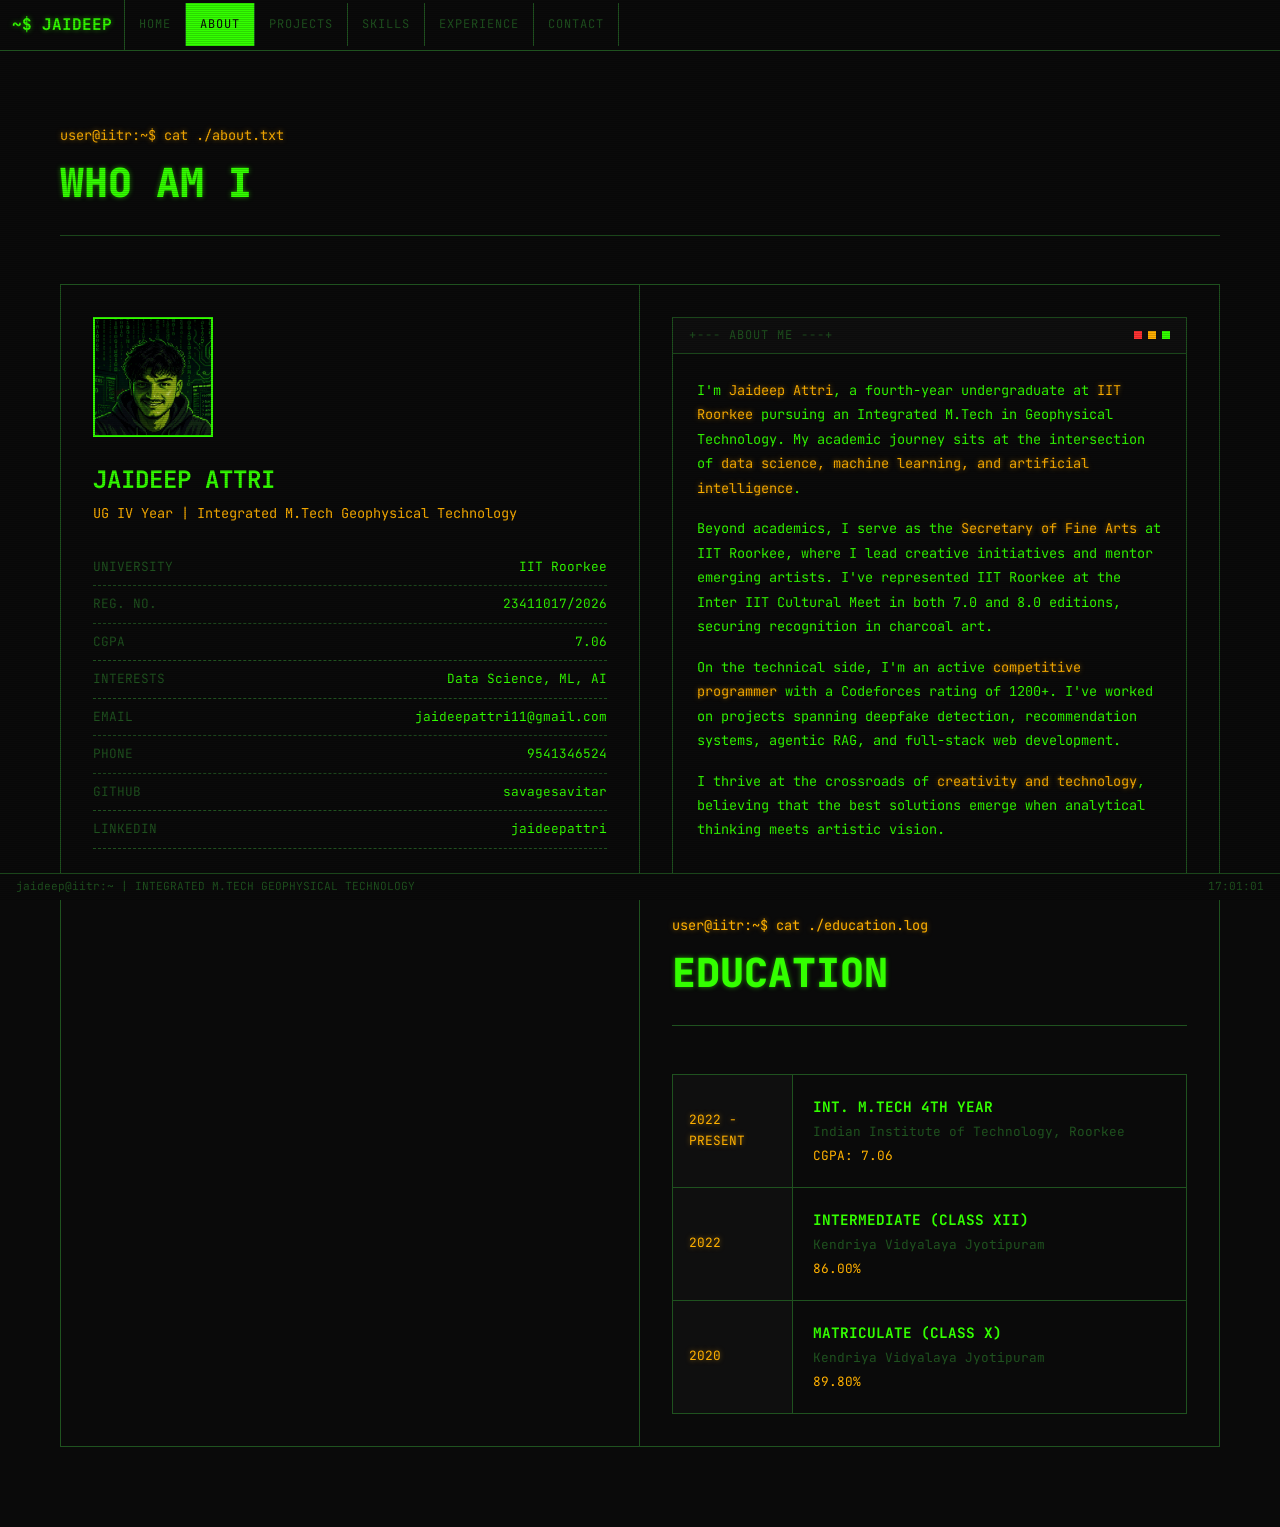
<file: about.html>
<!DOCTYPE html>
<html lang="en">
<head>
  <meta charset="UTF-8">
  <meta name="viewport" content="width=device-width, initial-scale=1.0">
  <title>ABOUT | Jaideep Attri</title>
  <link rel="icon" type="image/png" href="favicon-32x32.png">
  <link rel="stylesheet" href="css/style.css">
</head>
<body>
  <div class="crt-overlay"></div>

  <nav class="nav">
    <div class="nav-inner">
      <a href="index.html" class="nav-logo">~$ JAIDEEP</a>
      <ul class="nav-links">
        <li><a href="index.html">HOME</a></li>
        <li><a href="about.html" class="active">ABOUT</a></li>
        <li><a href="projects.html">PROJECTS</a></li>
        <li><a href="skills.html">SKILLS</a></li>
        <li><a href="experience.html">EXPERIENCE</a></li>
        <li><a href="contact.html">CONTACT</a></li>
      </ul>
    </div>
  </nav>

  <main class="main">
    <section class="section">
      <div class="section-header">
        <div class="section-prompt">user@iitr:~$ cat ./about.txt</div>
        <h2 class="section-title">WHO AM I</h2>
        <div class="section-divider"></div>
      </div>

      <div class="about-grid">
        <div class="about-left">
          <div class="about-avatar">
            <img src="profile_photo.jpeg" alt="Jaideep Attri" style="width:100%;height:100%;object-fit:cover;">
          </div>
          <div class="about-name">JAIDEEP ATTRI</div>
          <div class="about-role">UG IV Year | Integrated M.Tech Geophysical Technology</div>

          <div class="about-info-row">
            <span class="about-info-label">UNIVERSITY</span>
            <span class="about-info-value">IIT Roorkee</span>
          </div>
          <div class="about-info-row">
            <span class="about-info-label">REG. NO.</span>
            <span class="about-info-value">23411017/2026</span>
          </div>
          <div class="about-info-row">
            <span class="about-info-label">CGPA</span>
            <span class="about-info-value">7.06</span>
          </div>
          <div class="about-info-row">
            <span class="about-info-label">INTERESTS</span>
            <span class="about-info-value">Data Science, ML, AI</span>
          </div>
          <div class="about-info-row">
            <span class="about-info-label">EMAIL</span>
            <span class="about-info-value">jaideepattri11@gmail.com</span>
          </div>
          <div class="about-info-row">
            <span class="about-info-label">PHONE</span>
            <span class="about-info-value">9541346524</span>
          </div>
          <div class="about-info-row">
            <span class="about-info-label">GITHUB</span>
            <a href="https://github.com/savagesavitar" target="_blank" class="about-info-value" style="text-decoration:none;">savagesavitar</a>
          </div>
          <div class="about-info-row">
            <span class="about-info-label">LINKEDIN</span>
            <a href="https://www.linkedin.com/in/jaideepattri/" target="_blank" class="about-info-value" style="text-decoration:none;">jaideepattri</a>
          </div>
        </div>

        <div class="about-right">
          <div class="card">
            <div class="card-header">
              <span class="card-header-title">+--- ABOUT ME ---+</span>
              <div class="card-header-dots"><span></span><span></span><span></span></div>
            </div>
            <div class="card-body about-text">
              <p>
                I'm <span class="highlight">Jaideep Attri</span>, a fourth-year undergraduate at
                <span class="highlight">IIT Roorkee</span> pursuing an Integrated M.Tech in
                Geophysical Technology. My academic journey sits at the intersection of
                <span class="highlight">data science, machine learning, and artificial intelligence</span>.
              </p>
              <p>
                Beyond academics, I serve as the <span class="highlight">Secretary of Fine Arts</span> at
                IIT Roorkee, where I lead creative initiatives and mentor emerging artists. I've represented
                IIT Roorkee at the Inter IIT Cultural Meet in both 7.0 and 8.0 editions, securing recognition
                in charcoal art.
              </p>
              <p>
                On the technical side, I'm an active <span class="highlight">competitive programmer</span>
                with a Codeforces rating of 1200+. I've worked on projects spanning deepfake detection,
                recommendation systems, agentic RAG, and full-stack web development.
              </p>
              <p>
                I thrive at the crossroads of <span class="highlight">creativity and technology</span>,
                believing that the best solutions emerge when analytical thinking meets artistic vision.
              </p>
            </div>
          </div>

          <!-- Education Section -->
          <div style="margin-top: 32px;">
            <div class="section-header">
              <div class="section-prompt">user@iitr:~$ cat ./education.log</div>
              <h2 class="section-title">EDUCATION</h2>
              <div class="section-divider"></div>
            </div>

            <div class="edu-timeline">
              <div class="edu-item">
                <div class="edu-year">2022 - PRESENT</div>
                <div class="edu-details">
                  <div class="edu-degree">Int. M.Tech 4th Year</div>
                  <div class="edu-institution">Indian Institute of Technology, Roorkee</div>
                  <div class="edu-grade">CGPA: 7.06</div>
                </div>
              </div>
              <div class="edu-item">
                <div class="edu-year">2022</div>
                <div class="edu-details">
                  <div class="edu-degree">Intermediate (Class XII)</div>
                  <div class="edu-institution">Kendriya Vidyalaya Jyotipuram</div>
                  <div class="edu-grade">86.00%</div>
                </div>
              </div>
              <div class="edu-item">
                <div class="edu-year">2020</div>
                <div class="edu-details">
                  <div class="edu-degree">Matriculate (Class X)</div>
                  <div class="edu-institution">Kendriya Vidyalaya Jyotipuram</div>
                  <div class="edu-grade">89.80%</div>
                </div>
              </div>
            </div>
          </div>
        </div>
      </div>
    </section>
  </main>

  <div class="status-line">
    <span>jaideep@iitr:~ | INTEGRATED M.TECH GEOPHYSICAL TECHNOLOGY</span>
    <span id="status-time"></span>
  </div>

  <script src="js/main.js"></script>
</body>
</html>
</file>
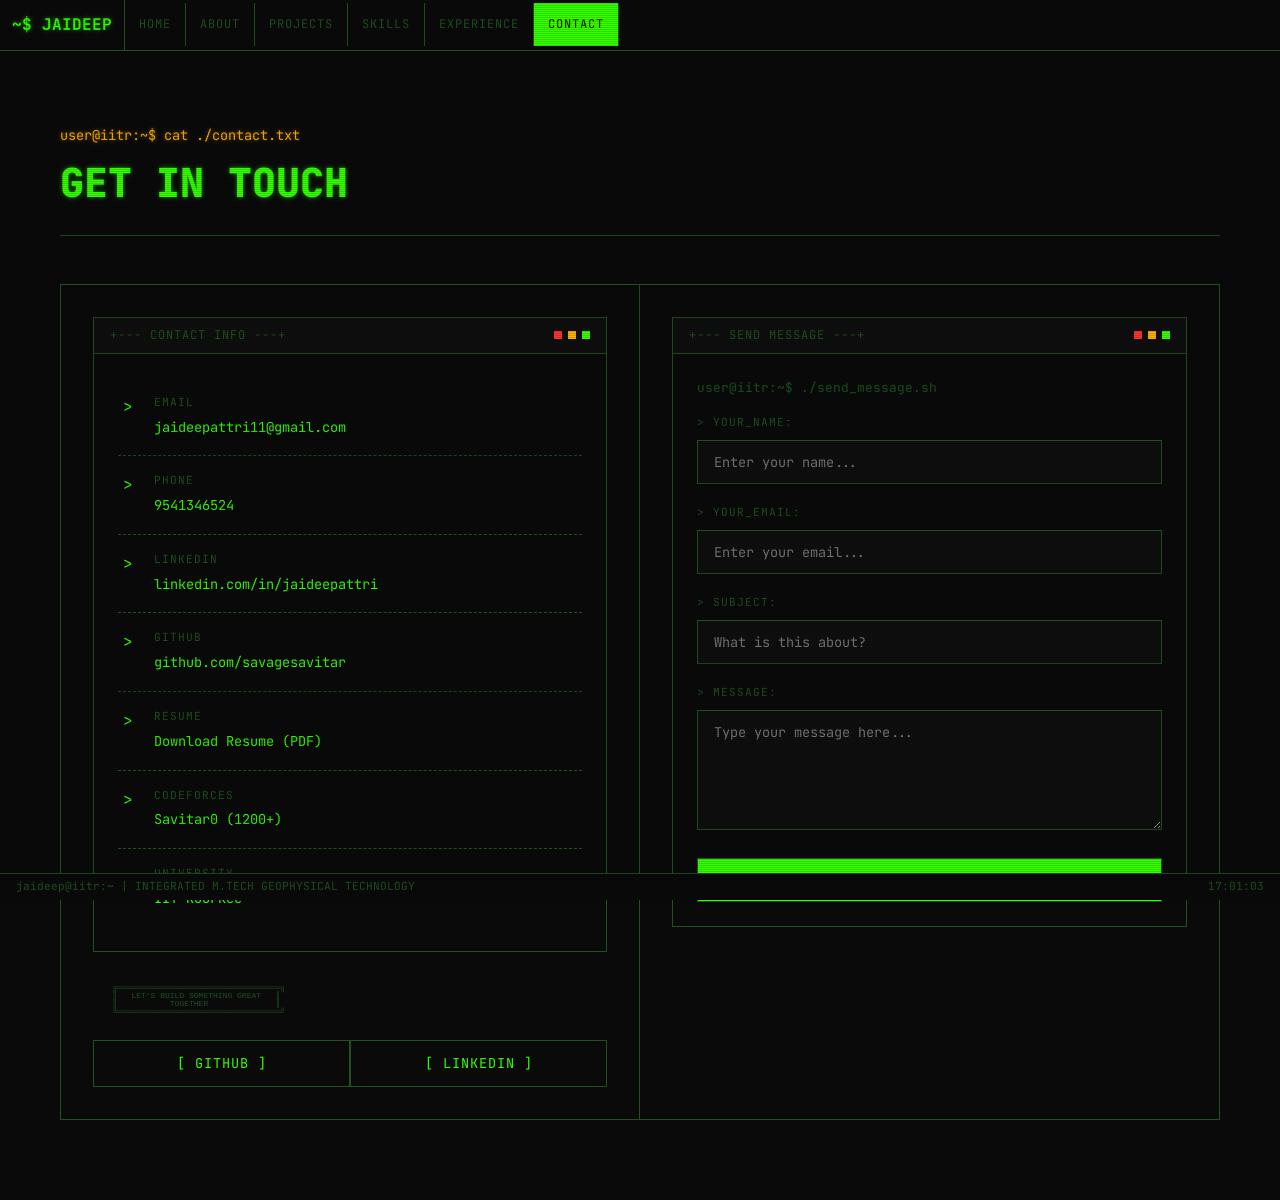
<file: contact.html>
<!DOCTYPE html>
<html lang="en">
<head>
  <meta charset="UTF-8">
  <meta name="viewport" content="width=device-width, initial-scale=1.0">
  <title>CONTACT | Jaideep Attri</title>
  <link rel="icon" type="image/png" href="favicon-32x32.png">
  <link rel="stylesheet" href="css/style.css">
</head>
<body>
  <div class="crt-overlay"></div>
  <nav class="nav">
    <div class="nav-inner">
      <a href="index.html" class="nav-logo">~$ JAIDEEP</a>
      <ul class="nav-links">
        <li><a href="index.html">HOME</a></li>
        <li><a href="about.html">ABOUT</a></li>
        <li><a href="projects.html">PROJECTS</a></li>
        <li><a href="skills.html">SKILLS</a></li>
        <li><a href="experience.html">EXPERIENCE</a></li>
        <li><a href="contact.html" class="active">CONTACT</a></li>
      </ul>
    </div>
  </nav>
  <main class="main">
    <section class="section">
      <div class="section-header">
        <div class="section-prompt">user@iitr:~$ cat ./contact.txt</div>
        <h2 class="section-title">GET IN TOUCH</h2>
        <div class="section-divider"></div>
      </div>
      <div class="contact-grid">
        <div class="contact-info">
          <div class="card">
            <div class="card-header">
              <span class="card-header-title">+--- CONTACT INFO ---+</span>
              <div class="card-header-dots"><span></span><span></span><span></span></div>
            </div>
            <div class="card-body">
              <div class="contact-item">
                <span class="contact-item-icon">&gt;</span>
                <div>
                  <div class="contact-item-label">EMAIL</div>
                  <a href="mailto:jaideepattri11@gmail.com" class="contact-item-value">jaideepattri11@gmail.com</a>
                </div>
              </div>
              <div class="contact-item">
                <span class="contact-item-icon">&gt;</span>
                <div>
                  <div class="contact-item-label">PHONE</div>
                  <a href="tel:9541346524" class="contact-item-value">9541346524</a>
                </div>
              </div>
              <div class="contact-item">
                <span class="contact-item-icon">&gt;</span>
                <div>
                  <div class="contact-item-label">LINKEDIN</div>
                  <a href="https://www.linkedin.com/in/jaideepattri/" target="_blank" class="contact-item-value">linkedin.com/in/jaideepattri</a>
                </div>
              </div>
              <div class="contact-item">
                <span class="contact-item-icon">&gt;</span>
                <div>
                  <div class="contact-item-label">GITHUB</div>
                  <a href="https://github.com/savagesavitar" target="_blank" class="contact-item-value">github.com/savagesavitar</a>
                </div>
              </div>
              <div class="contact-item">
                <span class="contact-item-icon">&gt;</span>
                <div>
                  <div class="contact-item-label">RESUME</div>
                  <a href="resume.pdf" target="_blank" class="contact-item-value">Download Resume (PDF)</a>
                </div>
              </div>
              <div class="contact-item">
                <span class="contact-item-icon">&gt;</span>
                <div>
                  <div class="contact-item-label">CODEFORCES</div>
                  <a href="https://codeforces.com/profile/Savitar0" target="_blank" class="contact-item-value">Savitar0 (1200+)</a>
                </div>
              </div>
              <div class="contact-item">
                <span class="contact-item-icon">&gt;</span>
                <div>
                  <div class="contact-item-label">UNIVERSITY</div>
                  <span class="contact-item-value">IIT Roorkee</span>
                </div>
              </div>
            </div>
          </div>

          <div style="margin-top: 32px;">
            <pre class="ascii-art">
    ╔══════════════════════════════════╗
    ║   LET'S BUILD SOMETHING GREAT   ║
    ║           TOGETHER              ║
    ╚══════════════════════════════════╝
            </pre>
            <div style="margin-top: 16px; display: flex; gap: 0;">
              <a href="https://github.com/savagesavitar" target="_blank" class="btn" style="flex:1; justify-content:center;">[ GITHUB ]</a>
              <a href="https://www.linkedin.com/in/jaideepattri/" target="_blank" class="btn" style="flex:1; justify-content:center;">[ LINKEDIN ]</a>
            </div>
          </div>
        </div>

        <div class="contact-form-wrap">
          <div class="card">
            <div class="card-header">
              <span class="card-header-title">+--- SEND MESSAGE ---+</span>
              <div class="card-header-dots"><span></span><span></span><span></span></div>
            </div>
            <div class="card-body">
              <div class="form-prompt">user@iitr:~$ ./send_message.sh</div>
              <form id="contactForm" style="margin-top: 16px;">
                <div class="form-group">
                  <label class="form-label">&gt; YOUR_NAME:</label>
                  <input type="text" class="form-input" placeholder="Enter your name..." required>
                </div>
                <div class="form-group">
                  <label class="form-label">&gt; YOUR_EMAIL:</label>
                  <input type="email" class="form-input" placeholder="Enter your email..." required>
                </div>
                <div class="form-group">
                  <label class="form-label">&gt; SUBJECT:</label>
                  <input type="text" class="form-input" placeholder="What is this about?">
                </div>
                <div class="form-group">
                  <label class="form-label">&gt; MESSAGE:</label>
                  <textarea class="form-textarea" placeholder="Type your message here..." required></textarea>
                </div>
                <button type="submit" class="btn btn-primary" style="width: 100%; justify-content: center;">[ SEND MESSAGE ]</button>
              </form>
              <div id="formSuccess" style="display:none; margin-top: 16px; padding: 16px; border: 1px solid var(--primary); color: var(--primary); font-size: 0.85rem;">
                [OK] Message received. I'll get back to you soon!
              </div>
            </div>
          </div>
        </div>
      </div>
    </section>
  </main>
  <div class="status-line">
    <span>jaideep@iitr:~ | INTEGRATED M.TECH GEOPHYSICAL TECHNOLOGY</span>
    <span id="status-time"></span>
  </div>
  <script src="js/main.js"></script>
  <script>
    document.getElementById('contactForm').addEventListener('submit', function(e) {
      e.preventDefault();
      this.style.display = 'none';
      document.getElementById('formSuccess').style.display = 'block';
    });
  </script>
</body>
</html>
</file>
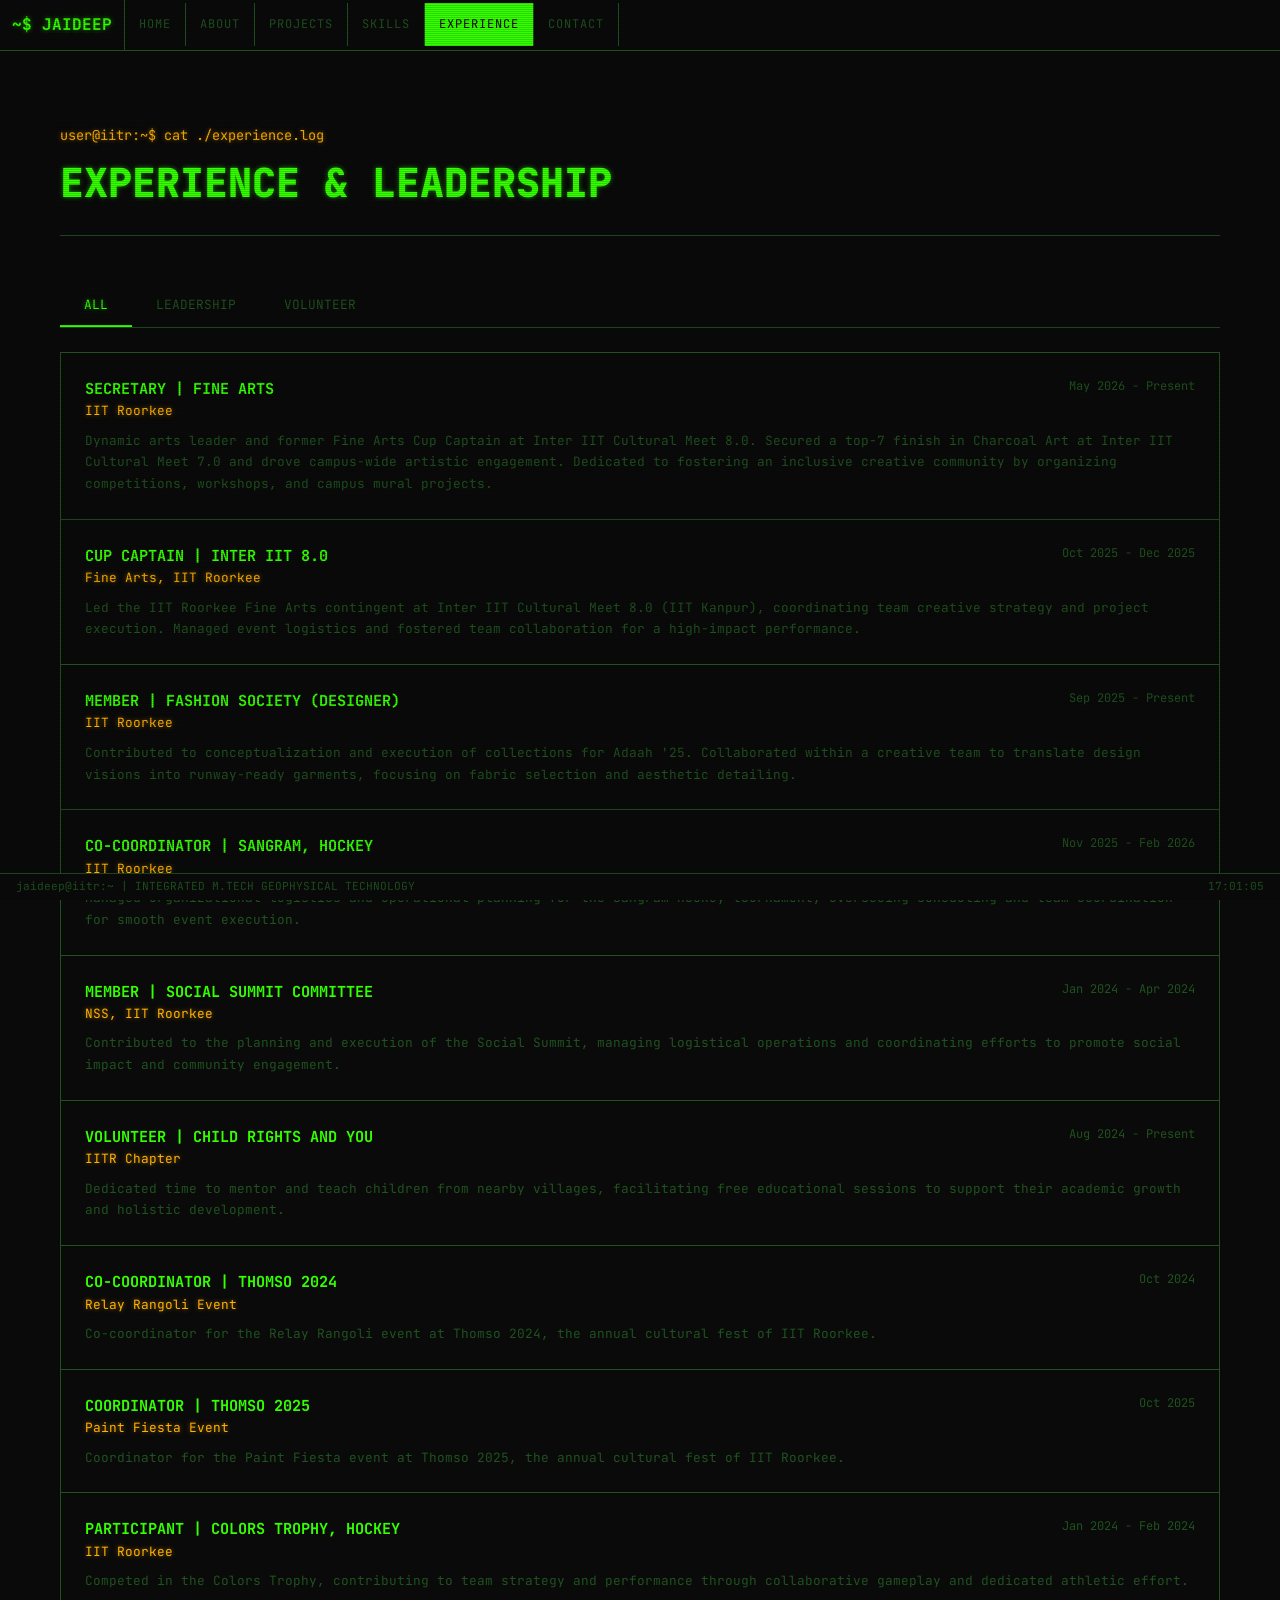
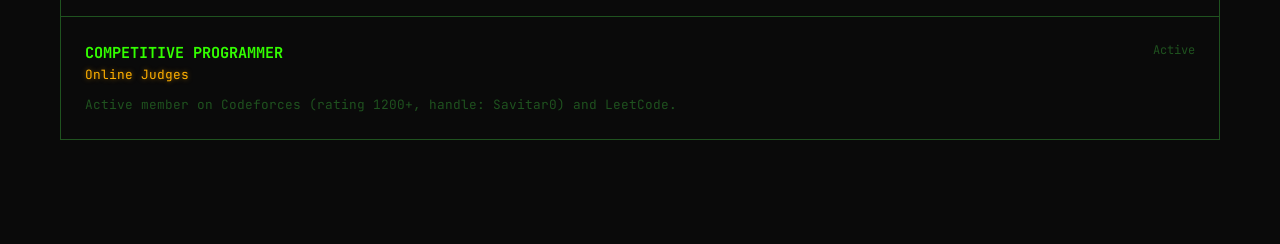
<file: experience.html>
<!DOCTYPE html>
<html lang="en">
<head>
  <meta charset="UTF-8">
  <meta name="viewport" content="width=device-width, initial-scale=1.0">
  <title>EXPERIENCE | Jaideep Attri</title>
  <link rel="icon" type="image/png" href="favicon-32x32.png">
  <link rel="stylesheet" href="css/style.css">
</head>
<body>
  <div class="crt-overlay"></div>
  <nav class="nav">
    <div class="nav-inner">
      <a href="index.html" class="nav-logo">~$ JAIDEEP</a>
      <ul class="nav-links">
        <li><a href="index.html">HOME</a></li>
        <li><a href="about.html">ABOUT</a></li>
        <li><a href="projects.html">PROJECTS</a></li>
        <li><a href="skills.html">SKILLS</a></li>
        <li><a href="experience.html" class="active">EXPERIENCE</a></li>
        <li><a href="contact.html">CONTACT</a></li>
      </ul>
    </div>
  </nav>
  <main class="main">
    <section class="section">
      <div class="section-header">
        <div class="section-prompt">user@iitr:~$ cat ./experience.log</div>
        <h2 class="section-title">EXPERIENCE & LEADERSHIP</h2>
        <div class="section-divider"></div>
      </div>
      <div class="tabs">
        <button class="tab active" data-tab="all-exp">ALL</button>
        <button class="tab" data-tab="leadership">LEADERSHIP</button>
        <button class="tab" data-tab="volunteer">VOLUNTEER</button>
      </div>
      <div id="all-exp" class="tab-content active">
        <div class="exp-list">
          <div class="exp-item">
            <div class="exp-header">
              <div><div class="exp-role">SECRETARY | FINE ARTS</div><div class="exp-org">IIT Roorkee</div></div>
              <div class="exp-date">May 2026 - Present</div>
            </div>
            <div class="exp-desc">Dynamic arts leader and former Fine Arts Cup Captain at Inter IIT Cultural Meet 8.0. Secured a top-7 finish in Charcoal Art at Inter IIT Cultural Meet 7.0 and drove campus-wide artistic engagement. Dedicated to fostering an inclusive creative community by organizing competitions, workshops, and campus mural projects.</div>
          </div>
          <div class="exp-item">
            <div class="exp-header">
              <div><div class="exp-role">CUP CAPTAIN | INTER IIT 8.0</div><div class="exp-org">Fine Arts, IIT Roorkee</div></div>
              <div class="exp-date">Oct 2025 - Dec 2025</div>
            </div>
            <div class="exp-desc">Led the IIT Roorkee Fine Arts contingent at Inter IIT Cultural Meet 8.0 (IIT Kanpur), coordinating team creative strategy and project execution. Managed event logistics and fostered team collaboration for a high-impact performance.</div>
          </div>
          <div class="exp-item">
            <div class="exp-header">
              <div><div class="exp-role">MEMBER | FASHION SOCIETY (DESIGNER)</div><div class="exp-org">IIT Roorkee</div></div>
              <div class="exp-date">Sep 2025 - Present</div>
            </div>
            <div class="exp-desc">Contributed to conceptualization and execution of collections for Adaah '25. Collaborated within a creative team to translate design visions into runway-ready garments, focusing on fabric selection and aesthetic detailing.</div>
          </div>
          <div class="exp-item">
            <div class="exp-header">
              <div><div class="exp-role">CO-COORDINATOR | SANGRAM, HOCKEY</div><div class="exp-org">IIT Roorkee</div></div>
              <div class="exp-date">Nov 2025 - Feb 2026</div>
            </div>
            <div class="exp-desc">Managed organizational logistics and operational planning for the Sangram hockey tournament, overseeing scheduling and team coordination for smooth event execution.</div>
          </div>
          <div class="exp-item">
            <div class="exp-header">
              <div><div class="exp-role">MEMBER | SOCIAL SUMMIT COMMITTEE</div><div class="exp-org">NSS, IIT Roorkee</div></div>
              <div class="exp-date">Jan 2024 - Apr 2024</div>
            </div>
            <div class="exp-desc">Contributed to the planning and execution of the Social Summit, managing logistical operations and coordinating efforts to promote social impact and community engagement.</div>
          </div>
          <div class="exp-item">
            <div class="exp-header">
              <div><div class="exp-role">VOLUNTEER | CHILD RIGHTS AND YOU</div><div class="exp-org">IITR Chapter</div></div>
              <div class="exp-date">Aug 2024 - Present</div>
            </div>
            <div class="exp-desc">Dedicated time to mentor and teach children from nearby villages, facilitating free educational sessions to support their academic growth and holistic development.</div>
          </div>
          <div class="exp-item">
            <div class="exp-header">
              <div><div class="exp-role">CO-COORDINATOR | THOMSO 2024</div><div class="exp-org">Relay Rangoli Event</div></div>
              <div class="exp-date">Oct 2024</div>
            </div>
            <div class="exp-desc">Co-coordinator for the Relay Rangoli event at Thomso 2024, the annual cultural fest of IIT Roorkee.</div>
          </div>
          <div class="exp-item">
            <div class="exp-header">
              <div><div class="exp-role">COORDINATOR | THOMSO 2025</div><div class="exp-org">Paint Fiesta Event</div></div>
              <div class="exp-date">Oct 2025</div>
            </div>
            <div class="exp-desc">Coordinator for the Paint Fiesta event at Thomso 2025, the annual cultural fest of IIT Roorkee.</div>
          </div>
          <div class="exp-item">
            <div class="exp-header">
              <div><div class="exp-role">PARTICIPANT | COLORS TROPHY, HOCKEY</div><div class="exp-org">IIT Roorkee</div></div>
              <div class="exp-date">Jan 2024 - Feb 2024</div>
            </div>
            <div class="exp-desc">Competed in the Colors Trophy, contributing to team strategy and performance through collaborative gameplay and dedicated athletic effort.</div>
          </div>
          <div class="exp-item">
            <div class="exp-header">
              <div><div class="exp-role">COMPETITIVE PROGRAMMER</div><div class="exp-org">Online Judges</div></div>
              <div class="exp-date">Active</div>
            </div>
            <div class="exp-desc">Active member on Codeforces (rating 1200+, handle: Savitar0) and LeetCode.</div>
          </div>
        </div>
      </div>
      <div id="leadership" class="tab-content">
        <div class="exp-list">
          <div class="exp-item">
            <div class="exp-header">
              <div><div class="exp-role">SECRETARY | FINE ARTS</div><div class="exp-org">IIT Roorkee</div></div>
              <div class="exp-date">May 2026 - Present</div>
            </div>
            <div class="exp-desc">Arts leader. Top-7 Charcoal Art at Inter IIT 7.0. Organized competitions, workshops, and campus mural projects.</div>
          </div>
          <div class="exp-item">
            <div class="exp-header">
              <div><div class="exp-role">CUP CAPTAIN | INTER IIT 8.0</div><div class="exp-org">Fine Arts, IIT Roorkee</div></div>
              <div class="exp-date">Oct 2025 - Dec 2025</div>
            </div>
            <div class="exp-desc">Led Fine Arts contingent at Inter IIT Cultural Meet 8.0 (IIT Kanpur). Coordinated creative strategy.</div>
          </div>
          <div class="exp-item">
            <div class="exp-header">
              <div><div class="exp-role">CO-COORDINATOR | SANGRAM, HOCKEY</div><div class="exp-org">IIT Roorkee</div></div>
              <div class="exp-date">Nov 2025 - Feb 2026</div>
            </div>
            <div class="exp-desc">Managed logistics for the Sangram hockey tournament.</div>
          </div>
        </div>
      </div>
      <div id="volunteer" class="tab-content">
        <div class="exp-list">
          <div class="exp-item">
            <div class="exp-header">
              <div><div class="exp-role">VOLUNTEER | CHILD RIGHTS AND YOU</div><div class="exp-org">IITR Chapter</div></div>
              <div class="exp-date">Aug 2024 - Present</div>
            </div>
            <div class="exp-desc">Mentored and taught children from nearby villages through free educational sessions.</div>
          </div>
          <div class="exp-item">
            <div class="exp-header">
              <div><div class="exp-role">CO-COORDINATOR | THOMSO 2024</div><div class="exp-org">Relay Rangoli Event</div></div>
              <div class="exp-date">Oct 2024</div>
            </div>
            <div class="exp-desc">Co-coordinator for Relay Rangoli at Thomso 2024.</div>
          </div>
          <div class="exp-item">
            <div class="exp-header">
              <div><div class="exp-role">COORDINATOR | THOMSO 2025</div><div class="exp-org">Paint Fiesta Event</div></div>
              <div class="exp-date">Oct 2025</div>
            </div>
            <div class="exp-desc">Coordinator for Paint Fiesta at Thomso 2025.</div>
          </div>
          <div class="exp-item">
            <div class="exp-header">
              <div><div class="exp-role">MEMBER | SOCIAL SUMMIT COMMITTEE</div><div class="exp-org">NSS, IIT Roorkee</div></div>
              <div class="exp-date">Jan 2024 - Apr 2024</div>
            </div>
            <div class="exp-desc">Managed logistical operations for the Social Summit.</div>
          </div>
        </div>
      </div>
    </section>
  </main>
  <div class="status-line">
    <span>jaideep@iitr:~ | INTEGRATED M.TECH GEOPHYSICAL TECHNOLOGY</span>
    <span id="status-time"></span>
  </div>
  <script src="js/main.js"></script>
</body>
</html>
</file>
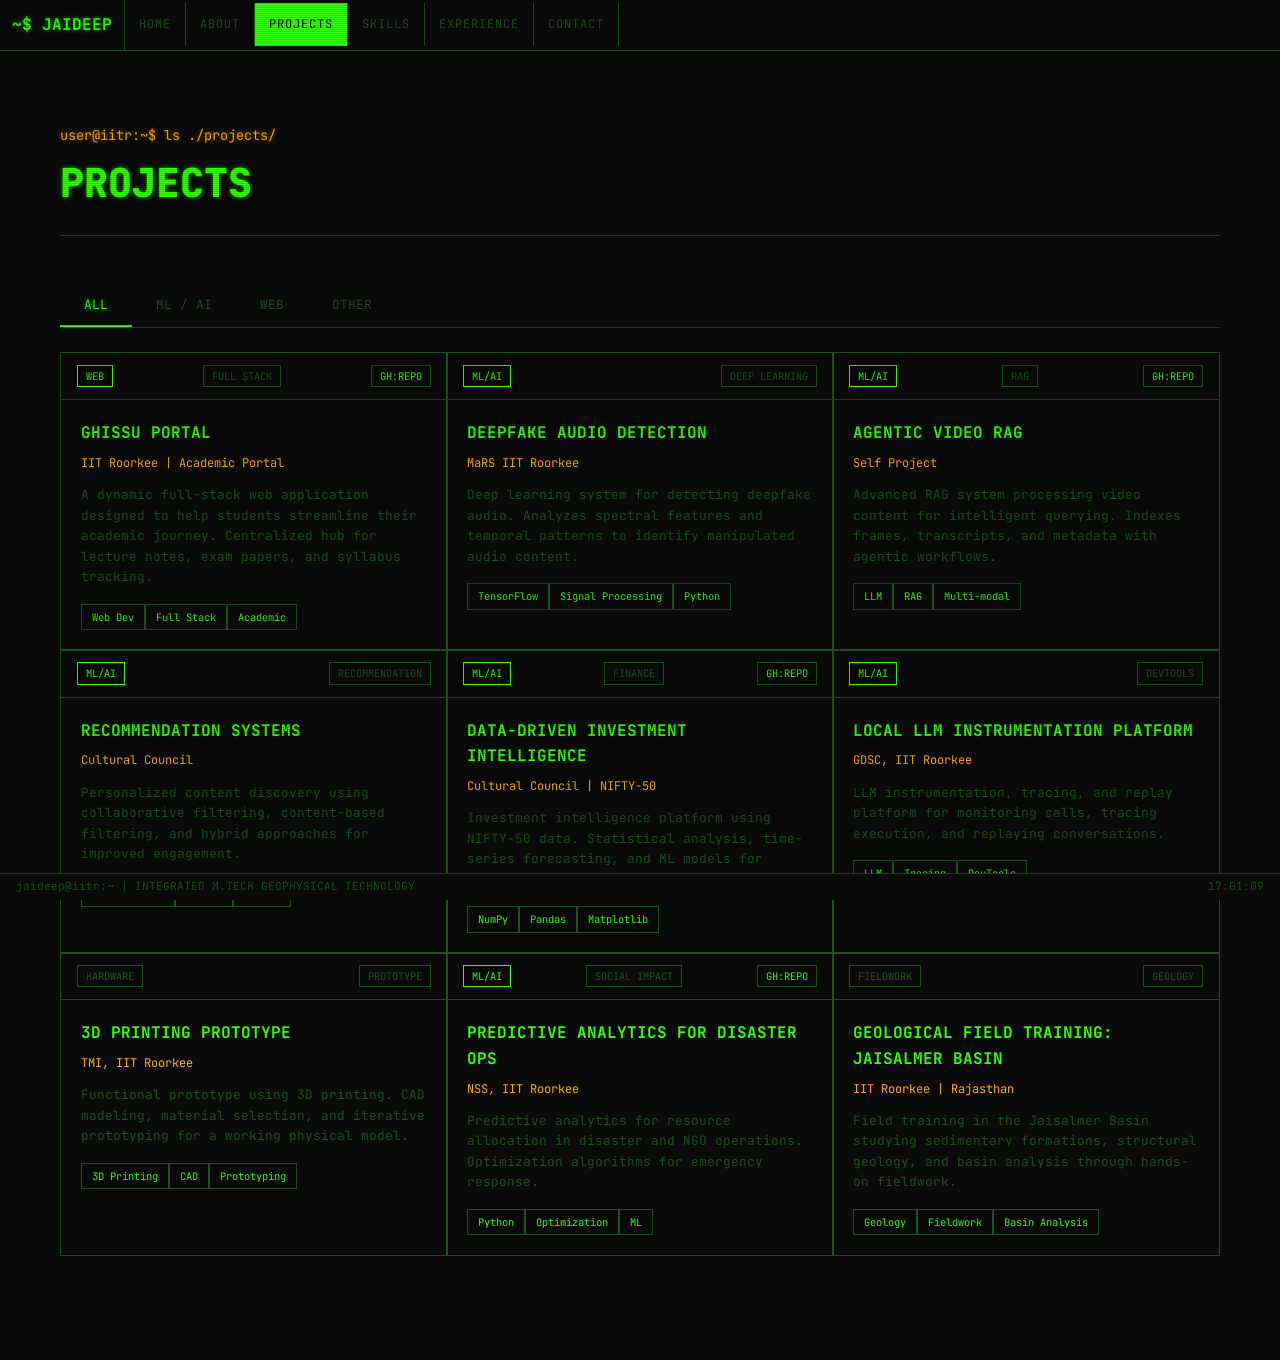
<file: projects.html>
<!DOCTYPE html>
<html lang="en">
<head>
  <meta charset="UTF-8">
  <meta name="viewport" content="width=device-width, initial-scale=1.0">
  <title>PROJECTS | Jaideep Attri</title>
  <link rel="icon" type="image/png" href="favicon-32x32.png">
  <link rel="stylesheet" href="css/style.css">
</head>
<body>
  <div class="crt-overlay"></div>

  <nav class="nav">
    <div class="nav-inner">
      <a href="index.html" class="nav-logo">~$ JAIDEEP</a>
      <ul class="nav-links">
        <li><a href="index.html">HOME</a></li>
        <li><a href="about.html">ABOUT</a></li>
        <li><a href="projects.html" class="active">PROJECTS</a></li>
        <li><a href="skills.html">SKILLS</a></li>
        <li><a href="experience.html">EXPERIENCE</a></li>
        <li><a href="contact.html">CONTACT</a></li>
      </ul>
    </div>
  </nav>

  <main class="main">
    <section class="section">
      <div class="section-header">
        <div class="section-prompt">user@iitr:~$ ls ./projects/</div>
        <h2 class="section-title">PROJECTS</h2>
        <div class="section-divider"></div>
      </div>

      <div class="tabs">
        <button class="tab active" data-tab="all">ALL</button>
        <button class="tab" data-tab="ml">ML / AI</button>
        <button class="tab" data-tab="web">WEB</button>
        <button class="tab" data-tab="other">OTHER</button>
      </div>

      <div id="all" class="tab-content active">
        <div class="projects-grid">
          <!-- Project 1 -->
          <div class="project-card" data-full-description="Ghissu Portal is a dynamic, full-stack web application designed to help students streamline their academic journey. The platform serves as a centralized hub for accessing organized lecture notes, previous exam papers, and syllabus tracking tools across various departments and semesters. Built with a focus on accessibility and efficiency, it provides students with a single portal to manage their academic resources." data-date="June 2026 - July 2026" data-github="https://github.com/savagesavitar/Ghissu">
            <div class="project-card-header">
              <span class="project-tag active">WEB</span>
              <span class="project-tag">FULL STACK</span>
              <a href="https://github.com/savagesavitar/Ghissu" target="_blank" class="project-tag" style="text-decoration:none; color:var(--primary);">GH:REPO</a>
            </div>
            <div class="project-card-body">
              <div class="project-title">GHISSU PORTAL</div>
              <div class="project-org">IIT Roorkee | Academic Portal</div>
              <div class="project-desc">A dynamic full-stack web application designed to help students streamline their academic journey. Centralized hub for lecture notes, exam papers, and syllabus tracking.</div>
              <div class="project-tech">
                <span>Web Dev</span>
                <span>Full Stack</span>
                <span>Academic</span>
              </div>
            </div>
          </div>

          <!-- Project 2 -->
          <div class="project-card" data-full-description="A comprehensive deep learning project focused on detecting deepfake audio in digital media. Utilized advanced signal processing techniques and neural network architectures to identify manipulated audio content with high accuracy. The system analyzes spectral features and temporal patterns to distinguish between authentic and synthetic speech." data-date="June 2026">
            <div class="project-card-header">
              <span class="project-tag active">ML/AI</span>
              <span class="project-tag">DEEP LEARNING</span>
            </div>
            <div class="project-card-body">
              <div class="project-title">DEEPFAKE AUDIO DETECTION</div>
              <div class="project-org">MaRS IIT Roorkee</div>
              <div class="project-desc">Deep learning system for detecting deepfake audio. Analyzes spectral features and temporal patterns to identify manipulated audio content.</div>
              <div class="project-tech">
                <span>TensorFlow</span>
                <span>Signal Processing</span>
                <span>Python</span>
              </div>
            </div>
          </div>

          <!-- Project 3 -->
          <div class="project-card" data-full-description="An advanced Retrieval-Augmented Generation system that processes video content for intelligent querying. The system indexes video frames, audio transcripts, and metadata to enable natural language queries over video content. Uses agentic workflows to orchestrate retrieval, reasoning, and response generation across multi-modal data sources." data-date="May 2026 - June 2026" data-github="https://github.com/savagesavitar/Agentic-Video-RAG">
            <div class="project-card-header">
              <span class="project-tag active">ML/AI</span>
              <span class="project-tag">RAG</span>
              <a href="https://github.com/savagesavitar/Agentic-Video-RAG" target="_blank" class="project-tag" style="text-decoration:none; color:var(--primary);">GH:REPO</a>
            </div>
            <div class="project-card-body">
              <div class="project-title">AGENTIC VIDEO RAG</div>
              <div class="project-org">Self Project</div>
              <div class="project-desc">Advanced RAG system processing video content for intelligent querying. Indexes frames, transcripts, and metadata with agentic workflows.</div>
              <div class="project-tech">
                <span>LLM</span>
                <span>RAG</span>
                <span>Multi-modal</span>
              </div>
            </div>
          </div>

          <!-- Project 4 -->
          <div class="project-card" data-full-description="Designed and developed recommendation systems for personalized content discovery using collaborative filtering, content-based filtering, and hybrid approaches. Analyzed user behavior patterns and item characteristics to generate relevant recommendations, improving user engagement metrics." data-date="April 2026 - May 2026">
            <div class="project-card-header">
              <span class="project-tag active">ML/AI</span>
              <span class="project-tag">RECOMMENDATION</span>
            </div>
            <div class="project-card-body">
              <div class="project-title">RECOMMENDATION SYSTEMS</div>
              <div class="project-org">Cultural Council</div>
              <div class="project-desc">Personalized content discovery using collaborative filtering, content-based filtering, and hybrid approaches for improved engagement.</div>
              <div class="project-tech">
                <span>Scikit-learn</span>
                <span>Pandas</span>
                <span>Python</span>
              </div>
            </div>
          </div>

          <!-- Project 5 -->
          <div class="project-card" data-full-description="Built a data-driven investment intelligence platform using NIFTY-50 market data. Applied statistical analysis, time-series forecasting, and machine learning models to identify market trends and generate investment insights. Includes portfolio optimization and risk assessment modules." data-date="May 2026 - Present" data-github="https://github.com/savagesavitar/Nifty50_AI_Dashboard">
            <div class="project-card-header">
              <span class="project-tag active">ML/AI</span>
              <span class="project-tag">FINANCE</span>
              <a href="https://github.com/savagesavitar/Nifty50_AI_Dashboard" target="_blank" class="project-tag" style="text-decoration:none; color:var(--primary);">GH:REPO</a>
            </div>
            <div class="project-card-body">
              <div class="project-title">DATA-DRIVEN INVESTMENT INTELLIGENCE</div>
              <div class="project-org">Cultural Council | NIFTY-50</div>
              <div class="project-desc">Investment intelligence platform using NIFTY-50 data. Statistical analysis, time-series forecasting, and ML models for market trends.</div>
              <div class="project-tech">
                <span>NumPy</span>
                <span>Pandas</span>
                <span>Matplotlib</span>
              </div>
            </div>
          </div>

          <!-- Project 6 -->
          <div class="project-card" data-full-description="Developed a platform for local LLM instrumentation, tracing, and replay. Enables developers to monitor LLM calls, trace execution paths, and replay conversations for debugging and optimization. Built for the Google Developer Student Club at IIT Roorkee." data-date="August 2023 - November 2023">
            <div class="project-card-header">
              <span class="project-tag active">ML/AI</span>
              <span class="project-tag">DEVTOOLS</span>
            </div>
            <div class="project-card-body">
              <div class="project-title">LOCAL LLM INSTRUMENTATION PLATFORM</div>
              <div class="project-org">GDSC, IIT Roorkee</div>
              <div class="project-desc">LLM instrumentation, tracing, and replay platform for monitoring calls, tracing execution, and replaying conversations.</div>
              <div class="project-tech">
                <span>LLM</span>
                <span>Tracing</span>
                <span>DevTools</span>
              </div>
            </div>
          </div>

          <!-- Project 7 -->
          <div class="project-card" data-full-description="Designed and developed a functional prototype using 3D printing technology. Involved CAD modeling, material selection, and iterative prototyping to create a working physical model. Collaborated with the TMI department at IIT Roorkee." data-date="May 2026 - June 2026">
            <div class="project-card-header">
              <span class="project-tag">HARDWARE</span>
              <span class="project-tag">PROTOTYPE</span>
            </div>
            <div class="project-card-body">
              <div class="project-title">3D PRINTING PROTOTYPE</div>
              <div class="project-org">TMI, IIT Roorkee</div>
              <div class="project-desc">Functional prototype using 3D printing. CAD modeling, material selection, and iterative prototyping for a working physical model.</div>
              <div class="project-tech">
                <span>3D Printing</span>
                <span>CAD</span>
                <span>Prototyping</span>
              </div>
            </div>
          </div>

          <!-- Project 8 -->
          <div class="project-card" data-full-description="Built predictive analytics models for resource allocation in disaster and NGO operations. Used optimization algorithms and machine learning to predict resource needs, optimize distribution routes, and improve response times in emergency scenarios." data-date="August 2024 - Present" data-github="https://github.com/savagesavitar/Predictive-Analytics-for-Resource-Allocation-in-Disaster-NGO-Operations">
            <div class="project-card-header">
              <span class="project-tag active">ML/AI</span>
              <span class="project-tag">SOCIAL IMPACT</span>
              <a href="https://github.com/savagesavitar/Predictive-Analytics-for-Resource-Allocation-in-Disaster-NGO-Operations" target="_blank" class="project-tag" style="text-decoration:none; color:var(--primary);">GH:REPO</a>
            </div>
            <div class="project-card-body">
              <div class="project-title">PREDICTIVE ANALYTICS FOR DISASTER OPS</div>
              <div class="project-org">NSS, IIT Roorkee</div>
              <div class="project-desc">Predictive analytics for resource allocation in disaster and NGO operations. Optimization algorithms for emergency response.</div>
              <div class="project-tech">
                <span>Python</span>
                <span>Optimization</span>
                <span>ML</span>
              </div>
            </div>
          </div>

          <!-- Project 9 - Geological Field Training -->
          <div class="project-card" data-full-description="Conducted geological field training in the Jaisalmer Basin, Rajasthan. Studied sedimentary formations, structural geology, and basin analysis through hands-on fieldwork and data collection." data-date="March 2025 - April 2025">
            <div class="project-card-header">
              <span class="project-tag">FIELDWORK</span>
              <span class="project-tag">GEOLOGY</span>
            </div>
            <div class="project-card-body">
              <div class="project-title">GEOLOGICAL FIELD TRAINING: Jaisalmer Basin</div>
              <div class="project-org">IIT Roorkee | Rajasthan</div>
              <div class="project-desc">Field training in the Jaisalmer Basin studying sedimentary formations, structural geology, and basin analysis through hands-on fieldwork.</div>
              <div class="project-tech">
                <span>Geology</span>
                <span>Fieldwork</span>
                <span>Basin Analysis</span>
              </div>
            </div>
          </div>
        </div>
      </div>

      <div id="ml" class="tab-content">
        <div class="projects-grid">
          <div class="project-card" data-full-description="Deep learning system for detecting deepfake audio in digital media. Utilized advanced signal processing techniques and neural network architectures to identify manipulated audio content with high accuracy." data-date="June 2026">
            <div class="project-card-header">
              <span class="project-tag active">ML/AI</span>
            </div>
            <div class="project-card-body">
              <div class="project-title">DEEPFAKE AUDIO DETECTION</div>
              <div class="project-org">MaRS IIT Roorkee</div>
              <div class="project-desc">Deep learning system for detecting deepfake audio. Analyzes spectral features and temporal patterns.</div>
              <div class="project-tech"><span>TensorFlow</span><span>Signal Processing</span></div>
            </div>
          </div>
          <div class="project-card" data-full-description="Advanced RAG system processing video content for intelligent querying using agentic workflows." data-date="May 2026 - June 2026" data-github="https://github.com/savagesavitar/Agentic-Video-RAG">
            <div class="project-card-header">
              <span class="project-tag active">ML/AI</span>
              <a href="https://github.com/savagesavitar/Agentic-Video-RAG" target="_blank" class="project-tag" style="text-decoration:none; color:var(--primary);">GH:REPO</a>
            </div>
            <div class="project-card-body">
              <div class="project-title">AGENTIC VIDEO RAG</div>
              <div class="project-org">Self Project</div>
              <div class="project-desc">Advanced RAG system for video content with multi-modal retrieval.</div>
              <div class="project-tech"><span>LLM</span><span>RAG</span></div>
            </div>
          </div>
          <div class="project-card" data-full-description="Recommendation systems for personalized content discovery using collaborative and content-based filtering." data-date="April 2026 - May 2026">
            <div class="project-card-header">
              <span class="project-tag active">ML/AI</span>
            </div>
            <div class="project-card-body">
              <div class="project-title">RECOMMENDATION SYSTEMS</div>
              <div class="project-org">Cultural Council</div>
              <div class="project-desc">Personalized content discovery with hybrid recommendation approaches.</div>
              <div class="project-tech"><span>Scikit-learn</span><span>Pandas</span></div>
            </div>
          </div>
          <div class="project-card" data-full-description="Investment intelligence platform using NIFTY-50 data with ML models for market trend analysis." data-date="May 2026 - Present" data-github="https://github.com/savagesavitar/Nifty50_AI_Dashboard">
            <div class="project-card-header">
              <span class="project-tag active">ML/AI</span>
              <a href="https://github.com/savagesavitar/Nifty50_AI_Dashboard" target="_blank" class="project-tag" style="text-decoration:none; color:var(--primary);">GH:REPO</a>
            </div>
            <div class="project-card-body">
              <div class="project-title">DATA-DRIVEN INVESTMENT INTELLIGENCE</div>
              <div class="project-org">Cultural Council</div>
              <div class="project-desc">Market trend analysis using time-series forecasting and ML.</div>
              <div class="project-tech"><span>NumPy</span><span>Pandas</span></div>
            </div>
          </div>
          <div class="project-card" data-full-description="LLM instrumentation platform for monitoring and debugging LLM applications." data-date="August 2023 - November 2023">
            <div class="project-card-header">
              <span class="project-tag active">ML/AI</span>
            </div>
            <div class="project-card-body">
              <div class="project-title">LOCAL LLM INSTRUMENTATION PLATFORM</div>
              <div class="project-org">GDSC, IIT Roorkee</div>
              <div class="project-desc">LLM tracing and replay platform for developer tooling.</div>
              <div class="project-tech"><span>LLM</span><span>DevTools</span></div>
            </div>
          </div>
          <div class="project-card" data-full-description="Predictive analytics for resource allocation in disaster and NGO operations." data-date="August 2024 - Present" data-github="https://github.com/savagesavitar/Predictive-Analytics-for-Resource-Allocation-in-Disaster-NGO-Operations">
            <div class="project-card-header">
              <span class="project-tag active">ML/AI</span>
              <a href="https://github.com/savagesavitar/Predictive-Analytics-for-Resource-Allocation-in-Disaster-NGO-Operations" target="_blank" class="project-tag" style="text-decoration:none; color:var(--primary);">GH:REPO</a>
            </div>
            <div class="project-card-body">
              <div class="project-title">PREDICTIVE ANALYTICS FOR DISASTER OPS</div>
              <div class="project-org">NSS, IIT Roorkee</div>
              <div class="project-desc">Optimization and ML for emergency resource allocation.</div>
              <div class="project-tech"><span>Python</span><span>Optimization</span></div>
            </div>
          </div>
        </div>
      </div>

      <div id="web" class="tab-content">
        <div class="projects-grid">
          <div class="project-card" data-full-description="Full-stack academic portal for accessing lecture notes, exam papers, and syllabus tracking." data-date="June 2026 - July 2026" data-github="https://github.com/savagesavitar/Ghissu">
            <div class="project-card-header">
              <span class="project-tag active">WEB</span>
              <a href="https://github.com/savagesavitar/Ghissu" target="_blank" class="project-tag" style="text-decoration:none; color:var(--primary);">GH:REPO</a>
            </div>
            <div class="project-card-body">
              <div class="project-title">GHISSU PORTAL</div>
              <div class="project-org">IIT Roorkee</div>
              <div class="project-desc">Full-stack academic portal for students. Centralized resource hub.</div>
              <div class="project-tech"><span>Full Stack</span><span>Web Dev</span></div>
            </div>
          </div>
        </div>
      </div>

      <div id="other" class="tab-content">
        <div class="projects-grid">
          <div class="project-card" data-full-description="Functional prototype using 3D printing technology with CAD modeling and iterative prototyping." data-date="May 2026 - June 2026">
            <div class="project-card-header">
              <span class="project-tag">HARDWARE</span>
            </div>
            <div class="project-card-body">
              <div class="project-title">3D PRINTING PROTOTYPE</div>
              <div class="project-org">TMI, IIT Roorkee</div>
              <div class="project-desc">Functional prototype with 3D printing and CAD modeling.</div>
              <div class="project-tech"><span>3D Printing</span><span>CAD</span></div>
            </div>
          </div>
          <div class="project-card" data-full-description="Geological field training in Jaisalmer Basin, Rajasthan." data-date="March 2025 - April 2025">
            <div class="project-card-header">
              <span class="project-tag">FIELDWORK</span>
            </div>
            <div class="project-card-body">
              <div class="project-title">GEOLOGICAL FIELD TRAINING</div>
              <div class="project-org">IIT Roorkee</div>
              <div class="project-desc">Field training in the Jaisalmer Basin studying sedimentary formations.</div>
              <div class="project-tech"><span>Geology</span><span>Fieldwork</span></div>
            </div>
          </div>
        </div>
      </div>
    </section>
  </main>

  <!-- Project Modal -->
  <div class="modal-overlay">
    <div class="modal">
      <div class="modal-header">
        <span class="modal-title">PROJECT DETAILS</span>
        <button class="modal-close">[X]</button>
      </div>
      <div class="modal-body"></div>
    </div>
  </div>

  <div class="status-line">
    <span>jaideep@iitr:~ | INTEGRATED M.TECH GEOPHYSICAL TECHNOLOGY</span>
    <span id="status-time"></span>
  </div>

  <script src="js/main.js"></script>
</body>
</html>
</file>
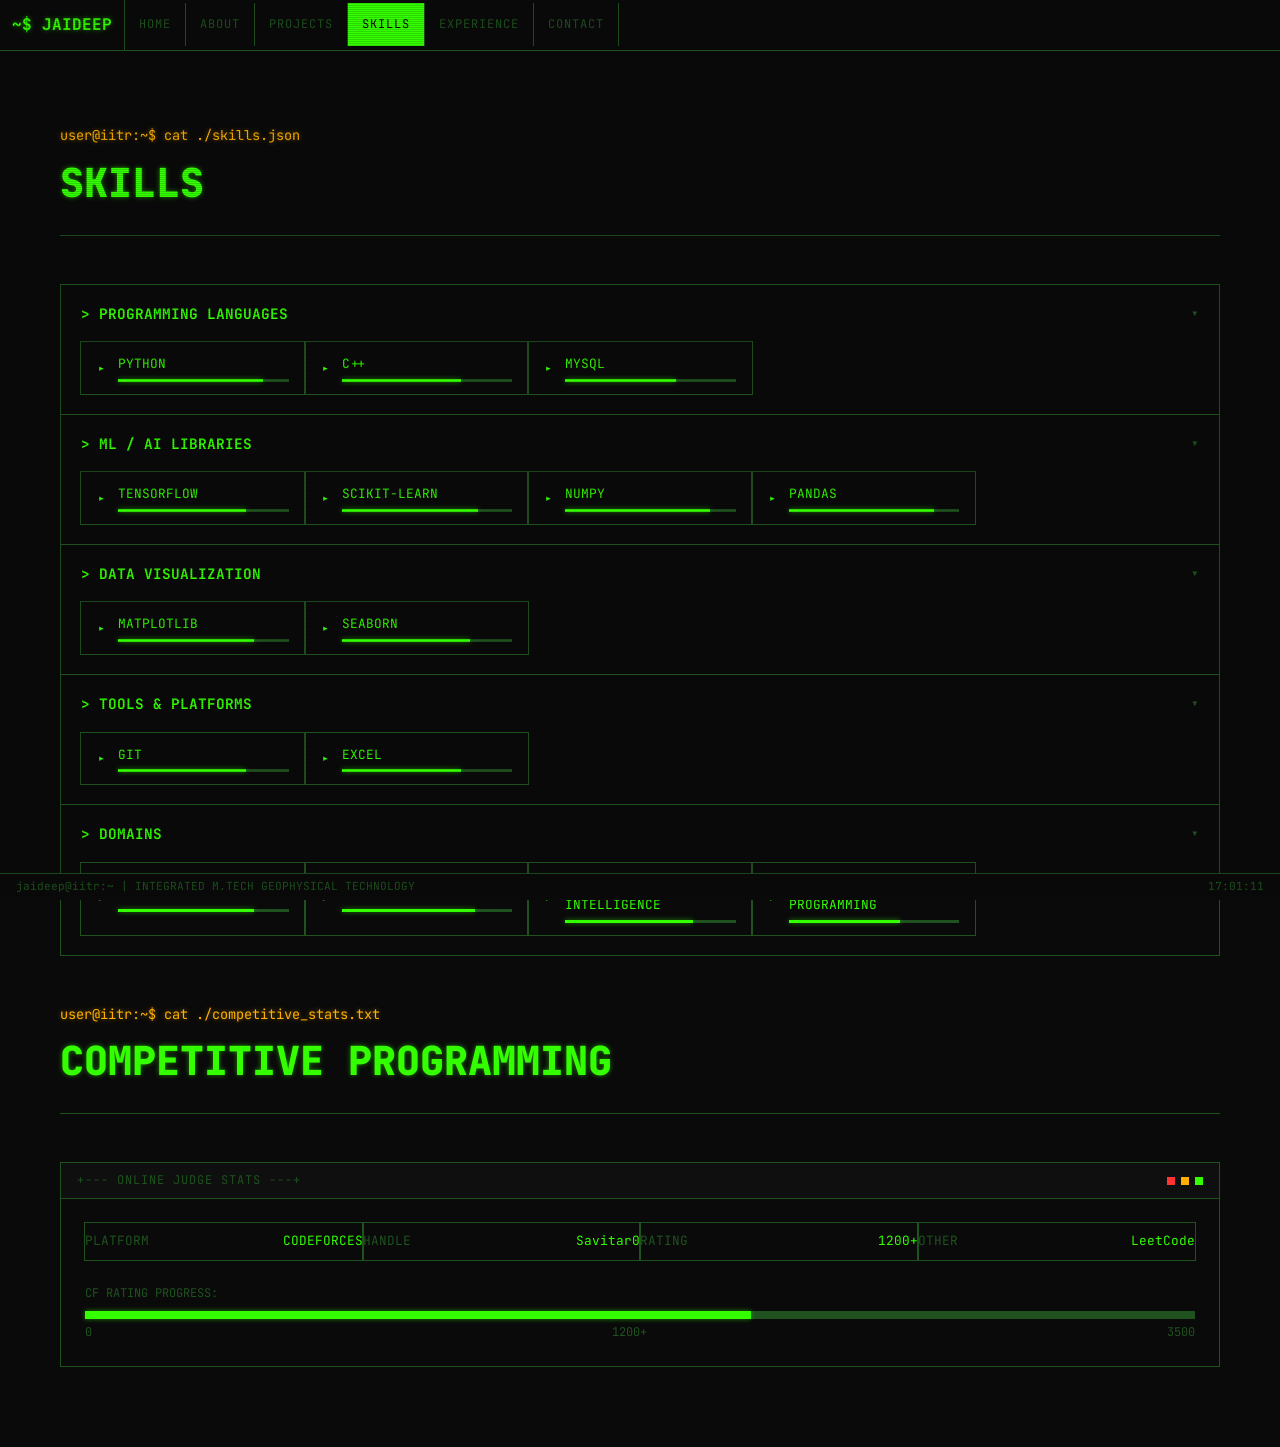
<file: skills.html>
<!DOCTYPE html>
<html lang="en">
<head>
  <meta charset="UTF-8">
  <meta name="viewport" content="width=device-width, initial-scale=1.0">
  <title>SKILLS | Jaideep Attri</title>
  <link rel="icon" type="image/png" href="favicon-32x32.png">
  <link rel="stylesheet" href="css/style.css">
</head>
<body>
  <div class="crt-overlay"></div>

  <nav class="nav">
    <div class="nav-inner">
      <a href="index.html" class="nav-logo">~$ JAIDEEP</a>
      <ul class="nav-links">
        <li><a href="index.html">HOME</a></li>
        <li><a href="about.html">ABOUT</a></li>
        <li><a href="projects.html">PROJECTS</a></li>
        <li><a href="skills.html" class="active">SKILLS</a></li>
        <li><a href="experience.html">EXPERIENCE</a></li>
        <li><a href="contact.html">CONTACT</a></li>
      </ul>
    </div>
  </nav>

  <main class="main">
    <section class="section">
      <div class="section-header">
        <div class="section-prompt">user@iitr:~$ cat ./skills.json</div>
        <h2 class="section-title">SKILLS</h2>
        <div class="section-divider"></div>
      </div>

      <div class="skills-container">
        <!-- Programming Languages -->
        <div class="skill-category">
          <div class="skill-category-header">
            <span class="skill-category-title">&gt; PROGRAMMING LANGUAGES</span>
            <span class="skill-category-toggle open">▸</span>
          </div>
          <div class="skill-category-body" style="display: grid;">
            <div class="skill-item">
              <span class="skill-icon">▸</span>
              <div style="flex:1">
                <div class="skill-name">PYTHON</div>
                <div class="skill-bar-container">
                  <div class="skill-bar" data-level="85" style="width: 0%"></div>
                </div>
              </div>
            </div>
            <div class="skill-item">
              <span class="skill-icon">▸</span>
              <div style="flex:1">
                <div class="skill-name">C++</div>
                <div class="skill-bar-container">
                  <div class="skill-bar" data-level="70" style="width: 0%"></div>
                </div>
              </div>
            </div>
            <div class="skill-item">
              <span class="skill-icon">▸</span>
              <div style="flex:1">
                <div class="skill-name">MYSQL</div>
                <div class="skill-bar-container">
                  <div class="skill-bar" data-level="65" style="width: 0%"></div>
                </div>
              </div>
            </div>
          </div>
        </div>

        <!-- ML / AI Libraries -->
        <div class="skill-category">
          <div class="skill-category-header">
            <span class="skill-category-title">&gt; ML / AI LIBRARIES</span>
            <span class="skill-category-toggle open">▸</span>
          </div>
          <div class="skill-category-body" style="display: grid;">
            <div class="skill-item">
              <span class="skill-icon">▸</span>
              <div style="flex:1">
                <div class="skill-name">TENSORFLOW</div>
                <div class="skill-bar-container">
                  <div class="skill-bar" data-level="75" style="width: 0%"></div>
                </div>
              </div>
            </div>
            <div class="skill-item">
              <span class="skill-icon">▸</span>
              <div style="flex:1">
                <div class="skill-name">SCIKIT-LEARN</div>
                <div class="skill-bar-container">
                  <div class="skill-bar" data-level="80" style="width: 0%"></div>
                </div>
              </div>
            </div>
            <div class="skill-item">
              <span class="skill-icon">▸</span>
              <div style="flex:1">
                <div class="skill-name">NUMPY</div>
                <div class="skill-bar-container">
                  <div class="skill-bar" data-level="85" style="width: 0%"></div>
                </div>
              </div>
            </div>
            <div class="skill-item">
              <span class="skill-icon">▸</span>
              <div style="flex:1">
                <div class="skill-name">PANDAS</div>
                <div class="skill-bar-container">
                  <div class="skill-bar" data-level="85" style="width: 0%"></div>
                </div>
              </div>
            </div>
          </div>
        </div>

        <!-- Data Visualization -->
        <div class="skill-category">
          <div class="skill-category-header">
            <span class="skill-category-title">&gt; DATA VISUALIZATION</span>
            <span class="skill-category-toggle open">▸</span>
          </div>
          <div class="skill-category-body" style="display: grid;">
            <div class="skill-item">
              <span class="skill-icon">▸</span>
              <div style="flex:1">
                <div class="skill-name">MATPLOTLIB</div>
                <div class="skill-bar-container">
                  <div class="skill-bar" data-level="80" style="width: 0%"></div>
                </div>
              </div>
            </div>
            <div class="skill-item">
              <span class="skill-icon">▸</span>
              <div style="flex:1">
                <div class="skill-name">SEABORN</div>
                <div class="skill-bar-container">
                  <div class="skill-bar" data-level="75" style="width: 0%"></div>
                </div>
              </div>
            </div>
          </div>
        </div>

        <!-- Tools & Platforms -->
        <div class="skill-category">
          <div class="skill-category-header">
            <span class="skill-category-title">&gt; TOOLS & PLATFORMS</span>
            <span class="skill-category-toggle open">▸</span>
          </div>
          <div class="skill-category-body" style="display: grid;">
            <div class="skill-item">
              <span class="skill-icon">▸</span>
              <div style="flex:1">
                <div class="skill-name">GIT</div>
                <div class="skill-bar-container">
                  <div class="skill-bar" data-level="75" style="width: 0%"></div>
                </div>
              </div>
            </div>
            <div class="skill-item">
              <span class="skill-icon">▸</span>
              <div style="flex:1">
                <div class="skill-name">EXCEL</div>
                <div class="skill-bar-container">
                  <div class="skill-bar" data-level="70" style="width: 0%"></div>
                </div>
              </div>
            </div>
          </div>
        </div>

        <!-- Domains -->
        <div class="skill-category">
          <div class="skill-category-header">
            <span class="skill-category-title">&gt; DOMAINS</span>
            <span class="skill-category-toggle open">▸</span>
          </div>
          <div class="skill-category-body" style="display: grid;">
            <div class="skill-item">
              <span class="skill-icon">▸</span>
              <div style="flex:1">
                <div class="skill-name">DATA SCIENCE</div>
                <div class="skill-bar-container">
                  <div class="skill-bar" data-level="80" style="width: 0%"></div>
                </div>
              </div>
            </div>
            <div class="skill-item">
              <span class="skill-icon">▸</span>
              <div style="flex:1">
                <div class="skill-name">MACHINE LEARNING</div>
                <div class="skill-bar-container">
                  <div class="skill-bar" data-level="78" style="width: 0%"></div>
                </div>
              </div>
            </div>
            <div class="skill-item">
              <span class="skill-icon">▸</span>
              <div style="flex:1">
                <div class="skill-name">ARTIFICIAL INTELLIGENCE</div>
                <div class="skill-bar-container">
                  <div class="skill-bar" data-level="75" style="width: 0%"></div>
                </div>
              </div>
            </div>
            <div class="skill-item">
              <span class="skill-icon">▸</span>
              <div style="flex:1">
                <div class="skill-name">COMPETITIVE PROGRAMMING</div>
                <div class="skill-bar-container">
                  <div class="skill-bar" data-level="65" style="width: 0%"></div>
                </div>
              </div>
            </div>
          </div>
        </div>
      </div>

      <!-- Competitive Programming Stats -->
      <div style="margin-top: 48px;">
        <div class="section-header">
          <div class="section-prompt">user@iitr:~$ cat ./competitive_stats.txt</div>
          <h2 class="section-title">COMPETITIVE PROGRAMMING</h2>
          <div class="section-divider"></div>
        </div>

        <div class="card">
          <div class="card-header">
            <span class="card-header-title">+--- ONLINE JUDGE STATS ---+</span>
            <div class="card-header-dots"><span></span><span></span><span></span></div>
          </div>
          <div class="card-body">
            <div style="display: grid; grid-template-columns: repeat(auto-fit, minmax(200px, 1fr)); gap: 0;">
              <div class="about-info-row" style="border: 1px solid var(--border); margin: -1px;">
                <span class="about-info-label">PLATFORM</span>
                <span class="about-info-value">CODEFORCES</span>
              </div>
              <div class="about-info-row" style="border: 1px solid var(--border); margin: -1px;">
                <span class="about-info-label">HANDLE</span>
                <span class="about-info-value">Savitar0</span>
              </div>
              <div class="about-info-row" style="border: 1px solid var(--border); margin: -1px;">
                <span class="about-info-label">RATING</span>
                <span class="about-info-value">1200+</span>
              </div>
              <div class="about-info-row" style="border: 1px solid var(--border); margin: -1px;">
                <span class="about-info-label">OTHER</span>
                <span class="about-info-value">LeetCode</span>
              </div>
            </div>

            <div style="margin-top: 24px;">
              <div class="progress-bar">
                <span style="color: var(--muted);">CF RATING PROGRESS:</span>
                <div style="margin-top: 8px; height: 8px; background: var(--border); width: 100%;">
                  <div style="height: 100%; background: var(--primary); width: 60%; box-shadow: var(--text-glow);"></div>
                </div>
                <div style="display: flex; justify-content: space-between; margin-top: 4px;">
                  <span style="color: var(--muted);">0</span>
                  <span style="color: var(--muted);">1200+</span>
                  <span style="color: var(--muted);">3500</span>
                </div>
              </div>
            </div>
          </div>
        </div>
      </div>
    </section>
  </main>

  <div class="status-line">
    <span>jaideep@iitr:~ | INTEGRATED M.TECH GEOPHYSICAL TECHNOLOGY</span>
    <span id="status-time"></span>
  </div>

  <script src="js/main.js"></script>
</body>
</html>
</file>
<file: css/style.css>
@import url('https://fonts.googleapis.com/css2?family=JetBrains+Mono:wght@100;200;300;400;500;600;700;800&family=Press+Start+2P&display=swap');

:root {
  --bg: #0a0a0a;
  --bg-alt: #0f0f0f;
  --primary: #33ff00;
  --secondary: #ffb000;
  --muted: #1f521f;
  --accent: #33ff00;
  --error: #ff3333;
  --border: #1f521f;
  --text-glow: 0 0 5px rgba(51, 255, 0, 0.5);
  --amber-glow: 0 0 5px rgba(255, 176, 0, 0.5);
}

* {
  margin: 0;
  padding: 0;
  box-sizing: border-box;
}

::selection {
  background: var(--primary);
  color: var(--bg);
}

html {
  scroll-behavior: smooth;
}

body {
  font-family: 'JetBrains Mono', monospace;
  background: var(--bg);
  color: var(--primary);
  min-height: 100vh;
  overflow-x: hidden;
  line-height: 1.6;
}

/* CRT Overlay */
.crt-overlay {
  position: fixed;
  top: 0;
  left: 0;
  width: 100%;
  height: 100%;
  pointer-events: none;
  z-index: 9999;
  background: repeating-linear-gradient(
    0deg,
    rgba(0, 0, 0, 0.15) 0px,
    rgba(0, 0, 0, 0.15) 1px,
    transparent 1px,
    transparent 2px
  );
}

/* Scrollbar */
::-webkit-scrollbar {
  width: 8px;
}

::-webkit-scrollbar-track {
  background: var(--bg);
  border-left: 1px solid var(--border);
}

::-webkit-scrollbar-thumb {
  background: var(--muted);
  border: 1px solid var(--border);
}

::-webkit-scrollbar-thumb:hover {
  background: var(--primary);
}

/* ====== NAVIGATION ====== */
.nav {
  position: fixed;
  top: 0;
  left: 0;
  width: 100%;
  background: var(--bg);
  border-bottom: 1px solid var(--border);
  z-index: 1000;
  padding: 0;
}

.nav-inner {
  display: flex;
  align-items: center;
  padding: 0;
}

.nav-logo {
  font-size: 1rem;
  font-weight: 700;
  color: var(--primary);
  text-shadow: var(--text-glow);
  padding: 12px 12px;
  border-right: 1px solid var(--border);
  text-decoration: none;
  white-space: nowrap;
  flex-shrink: 0;
}

.nav-links {
  display: flex;
  list-style: none;
  gap: 0;
  overflow-x: auto;
  -webkit-overflow-scrolling: touch;
  scrollbar-width: none;
  flex-shrink: 1;
  min-width: 0;
}

.nav-links::-webkit-scrollbar {
  display: none;
}

.nav-links li {
  flex-shrink: 0;
}

.nav-links a {
  display: block;
  padding: 12px 14px;
  color: var(--muted);
  text-decoration: none;
  font-size: 0.75rem;
  text-transform: uppercase;
  letter-spacing: 1px;
  border-right: 1px solid var(--border);
  transition: all 0.15s;
  white-space: nowrap;
  flex-shrink: 0;
}

.nav-links a:hover,
.nav-links a.active {
  color: var(--bg);
  background: var(--primary);
  text-shadow: none;
}

.nav-hamburger {
  display: none;
  padding: 12px 16px;
  color: var(--primary);
  cursor: pointer;
  font-size: 1.2rem;
  border-left: 1px solid var(--border);
  background: none;
  border-top: none;
  border-right: none;
  border-bottom: none;
  font-family: 'JetBrains Mono', monospace;
}

/* ====== MAIN CONTENT ====== */
.main {
  margin-top: 45px;
  min-height: calc(100vh - 45px);
}

/* ====== HERO SECTION ====== */
.hero {
  min-height: calc(100vh - 45px);
  display: flex;
  align-items: center;
  justify-content: center;
  padding: 40px 20px;
  position: relative;
}

.hero-content {
  max-width: 900px;
  width: 100%;
}

.hero-prompt {
  color: var(--secondary);
  font-size: 1rem;
  margin-bottom: 8px;
  text-shadow: var(--amber-glow);
}

.hero-cmd {
  color: var(--muted);
  font-size: 0.9rem;
  margin-bottom: 24px;
}

.hero h1 {
  font-size: clamp(2rem, 6vw, 4rem);
  font-weight: 800;
  color: var(--primary);
  text-shadow: var(--text-glow);
  text-transform: uppercase;
  line-height: 1.1;
  margin-bottom: 8px;
}

.hero-subtitle {
  font-size: clamp(0.9rem, 2vw, 1.2rem);
  color: var(--secondary);
  text-shadow: var(--amber-glow);
  margin-bottom: 32px;
  min-height: 1.5em;
}

.hero-subtitle .cursor {
  display: inline-block;
  width: 10px;
  height: 1.2em;
  background: var(--secondary);
  vertical-align: text-bottom;
  animation: blink 1s step-end infinite;
}

.hero-ascii {
  font-size: clamp(0.35rem, 0.8vw, 0.65rem);
  line-height: 1.1;
  color: var(--muted);
  margin-bottom: 40px;
  white-space: pre;
  overflow: hidden;
}

.hero-stats {
  display: grid;
  grid-template-columns: repeat(auto-fit, minmax(180px, 1fr));
  gap: 0;
  margin-bottom: 40px;
  border: 1px solid var(--border);
}

.hero-stat {
  padding: 16px;
  border-right: 1px solid var(--border);
}

.hero-stat:last-child {
  border-right: none;
}

.hero-stat-label {
  font-size: 0.7rem;
  color: var(--muted);
  text-transform: uppercase;
  letter-spacing: 1px;
  margin-bottom: 4px;
}

.hero-stat-value {
  font-size: 1.1rem;
  color: var(--primary);
  text-shadow: var(--text-glow);
  font-weight: 700;
}

.hero-actions {
  display: flex;
  gap: 0;
  flex-wrap: wrap;
}

.btn {
  font-family: 'JetBrains Mono', monospace;
  font-size: 0.85rem;
  padding: 12px 24px;
  border: 1px solid var(--border);
  background: transparent;
  color: var(--primary);
  cursor: pointer;
  text-transform: uppercase;
  letter-spacing: 1px;
  text-decoration: none;
  transition: all 0.15s;
  display: inline-flex;
  align-items: center;
  gap: 8px;
}

.btn:hover {
  background: var(--primary);
  color: var(--bg);
  text-shadow: none;
}

.btn-primary {
  background: var(--primary);
  color: var(--bg);
}

.btn-primary:hover {
  background: transparent;
  color: var(--primary);
  text-shadow: var(--text-glow);
}

.btn-secondary {
  color: var(--secondary);
  border-color: var(--secondary);
}

.btn-secondary:hover {
  background: var(--secondary);
  color: var(--bg);
  text-shadow: none;
}

/* ====== SECTION LAYOUTS ====== */
.section {
  padding: 80px 20px;
  max-width: 1200px;
  margin: 0 auto;
}

.section-header {
  margin-bottom: 48px;
}

.section-prompt {
  color: var(--secondary);
  font-size: 0.85rem;
  margin-bottom: 4px;
  text-shadow: var(--amber-glow);
}

.section-title {
  font-size: clamp(1.5rem, 4vw, 2.5rem);
  font-weight: 800;
  text-transform: uppercase;
  color: var(--primary);
  text-shadow: var(--text-glow);
}

.section-divider {
  width: 100%;
  height: 1px;
  background: var(--border);
  margin: 20px 0 0 0;
}

/* ====== CARDS / WINDOWS ====== */
.card {
  border: 1px solid var(--border);
  background: var(--bg);
  transition: border-color 0.15s;
}

.card:hover {
  border-color: var(--primary);
}

.card-header {
  padding: 8px 16px;
  border-bottom: 1px solid var(--border);
  background: var(--bg-alt);
  display: flex;
  align-items: center;
  justify-content: space-between;
}

.card-header-title {
  font-size: 0.75rem;
  color: var(--muted);
  text-transform: uppercase;
  letter-spacing: 1px;
}

.card-header-dots {
  display: flex;
  gap: 6px;
}

.card-header-dots span {
  width: 8px;
  height: 8px;
  border: 1px solid var(--border);
}

.card-header-dots span:nth-child(1) { background: var(--error); border-color: var(--error); }
.card-header-dots span:nth-child(2) { background: var(--secondary); border-color: var(--secondary); }
.card-header-dots span:nth-child(3) { background: var(--primary); border-color: var(--primary); }

.card-body {
  padding: 24px;
}

/* ====== ABOUT PAGE ====== */
.about-grid {
  display: grid;
  grid-template-columns: 1fr 1fr;
  gap: 0;
  border: 1px solid var(--border);
}

.about-left {
  border-right: 1px solid var(--border);
  padding: 32px;
}

.about-right {
  padding: 32px;
}

.about-avatar {
  width: 120px;
  height: 120px;
  border: 2px solid var(--primary);
  overflow: hidden;
  margin-bottom: 24px;
  flex-shrink: 0;
}

.about-avatar img {
  width: 100%;
  height: 100%;
  object-fit: cover;
  display: block;
}

.about-name {
  font-size: 1.5rem;
  font-weight: 700;
  text-transform: uppercase;
  margin-bottom: 4px;
}

.about-role {
  color: var(--secondary);
  font-size: 0.85rem;
  margin-bottom: 24px;
}

.about-info-row {
  display: flex;
  justify-content: space-between;
  padding: 8px 0;
  border-bottom: 1px dashed var(--border);
  font-size: 0.8rem;
}

.about-info-label {
  color: var(--muted);
}

.about-info-value {
  color: var(--primary);
}

.about-text {
  font-size: 0.85rem;
  line-height: 1.8;
  color: var(--primary);
}

.about-text p {
  margin-bottom: 16px;
}

.about-text .highlight {
  color: var(--secondary);
  text-shadow: var(--amber-glow);
}

/* ====== EDUCATION ====== */
.edu-timeline {
  border: 1px solid var(--border);
}

.edu-item {
  display: grid;
  grid-template-columns: 120px 1fr;
  border-bottom: 1px solid var(--border);
}

.edu-item:last-child {
  border-bottom: none;
}

.edu-year {
  padding: 20px 16px;
  border-right: 1px solid var(--border);
  background: var(--bg-alt);
  font-size: 0.8rem;
  color: var(--secondary);
  text-shadow: var(--amber-glow);
  display: flex;
  align-items: center;
}

.edu-details {
  padding: 20px;
}

.edu-degree {
  font-weight: 700;
  font-size: 0.9rem;
  text-transform: uppercase;
  margin-bottom: 4px;
}

.edu-institution {
  font-size: 0.8rem;
  color: var(--muted);
  margin-bottom: 4px;
}

.edu-grade {
  font-size: 0.8rem;
  color: var(--secondary);
}

/* ====== PROJECTS ====== */
.projects-grid {
  display: grid;
  grid-template-columns: repeat(auto-fit, minmax(350px, 1fr));
  gap: 0;
  border: 1px solid var(--border);
}

.project-card {
  border: 1px solid var(--border);
  margin: -1px;
  transition: all 0.15s;
  cursor: pointer;
}

.project-card:hover {
  background: var(--bg-alt);
  border-color: var(--primary);
  z-index: 1;
  position: relative;
}

.project-card-header {
  padding: 12px 16px;
  border-bottom: 1px solid var(--border);
  display: flex;
  justify-content: space-between;
  align-items: center;
}

.project-tag {
  font-size: 0.65rem;
  padding: 2px 8px;
  border: 1px solid var(--border);
  color: var(--muted);
  text-transform: uppercase;
}

.project-tag.active {
  border-color: var(--primary);
  color: var(--primary);
}

.project-card-body {
  padding: 20px;
}

.project-title {
  font-size: 1rem;
  font-weight: 700;
  text-transform: uppercase;
  margin-bottom: 8px;
  color: var(--primary);
}

.project-org {
  font-size: 0.75rem;
  color: var(--secondary);
  margin-bottom: 12px;
}

.project-desc {
  font-size: 0.8rem;
  color: var(--muted);
  line-height: 1.6;
  margin-bottom: 16px;
}

.project-tech {
  display: flex;
  flex-wrap: wrap;
  gap: 0;
}

.project-tech span {
  font-size: 0.65rem;
  padding: 4px 10px;
  border: 1px solid var(--border);
  color: var(--primary);
}

/* ====== SKILLS ====== */
.skills-container {
  border: 1px solid var(--border);
}

.skill-category {
  border-bottom: 1px solid var(--border);
}

.skill-category:last-child {
  border-bottom: none;
}

.skill-category-header {
  padding: 16px 20px;
  display: flex;
  justify-content: space-between;
  align-items: center;
  cursor: pointer;
  transition: background 0.15s;
}

.skill-category-header:hover {
  background: var(--bg-alt);
}

.skill-category-title {
  font-size: 0.9rem;
  font-weight: 700;
  text-transform: uppercase;
}

.skill-category-toggle {
  color: var(--muted);
  transition: transform 0.2s;
}

.skill-category-toggle.open {
  transform: rotate(90deg);
}

.skill-category-body {
  padding: 0 20px 20px;
  display: grid;
  grid-template-columns: repeat(auto-fill, minmax(200px, 1fr));
  gap: 0;
}

.skill-item {
  padding: 12px 16px;
  border: 1px solid var(--border);
  margin: -1px;
  display: flex;
  align-items: center;
  gap: 12px;
  transition: all 0.15s;
}

.skill-item:hover {
  background: var(--bg-alt);
  border-color: var(--primary);
  z-index: 1;
  position: relative;
}

.skill-icon {
  color: var(--primary);
  font-size: 0.9rem;
}

.skill-name {
  font-size: 0.8rem;
}

.skill-bar-container {
  margin-top: 4px;
  height: 3px;
  background: var(--border);
  width: 100%;
}

.skill-bar {
  height: 100%;
  background: var(--primary);
  box-shadow: var(--text-glow);
  transition: width 1s ease-out;
}

/* ====== EXPERIENCE / POSITIONS ====== */
.exp-list {
  border: 1px solid var(--border);
}

.exp-item {
  border-bottom: 1px solid var(--border);
  padding: 24px;
  transition: background 0.15s;
}

.exp-item:last-child {
  border-bottom: none;
}

.exp-item:hover {
  background: var(--bg-alt);
}

.exp-header {
  display: flex;
  justify-content: space-between;
  align-items: flex-start;
  margin-bottom: 8px;
  flex-wrap: wrap;
  gap: 8px;
}

.exp-role {
  font-weight: 700;
  font-size: 0.95rem;
  text-transform: uppercase;
}

.exp-org {
  font-size: 0.8rem;
  color: var(--secondary);
  text-shadow: var(--amber-glow);
}

.exp-date {
  font-size: 0.75rem;
  color: var(--muted);
}

.exp-desc {
  font-size: 0.8rem;
  line-height: 1.7;
  color: var(--muted);
}

/* ====== AWARDS ====== */
.awards-list {
  border: 1px solid var(--border);
}

.award-item {
  padding: 16px 20px;
  border-bottom: 1px solid var(--border);
  display: flex;
  align-items: center;
  gap: 16px;
  transition: background 0.15s;
}

.award-item:last-child {
  border-bottom: none;
}

.award-item:hover {
  background: var(--bg-alt);
}

.award-icon {
  color: var(--secondary);
  font-size: 1rem;
  min-width: 24px;
  text-align: center;
}

.award-text {
  font-size: 0.85rem;
}

/* ====== CONTACT ====== */
.contact-grid {
  display: grid;
  grid-template-columns: 1fr 1fr;
  gap: 0;
  border: 1px solid var(--border);
}

.contact-info {
  border-right: 1px solid var(--border);
  padding: 32px;
}

.contact-form-wrap {
  padding: 32px;
}

.contact-item {
  display: flex;
  gap: 16px;
  padding: 16px 0;
  border-bottom: 1px dashed var(--border);
  align-items: flex-start;
}

.contact-item:last-child {
  border-bottom: none;
}

.contact-item-icon {
  color: var(--primary);
  min-width: 20px;
  text-align: center;
}

.contact-item-label {
  font-size: 0.7rem;
  color: var(--muted);
  text-transform: uppercase;
  letter-spacing: 1px;
  margin-bottom: 2px;
}

.contact-item-value {
  font-size: 0.85rem;
  color: var(--primary);
  text-decoration: none;
  transition: color 0.15s;
}

.contact-item-value:hover {
  color: var(--secondary);
}

.form-group {
  margin-bottom: 20px;
}

.form-label {
  display: block;
  font-size: 0.7rem;
  color: var(--muted);
  text-transform: uppercase;
  letter-spacing: 1px;
  margin-bottom: 8px;
}

.form-input,
.form-textarea {
  width: 100%;
  font-family: 'JetBrains Mono', monospace;
  font-size: 0.85rem;
  padding: 12px 16px;
  background: var(--bg-alt);
  border: 1px solid var(--border);
  color: var(--primary);
  outline: none;
  transition: border-color 0.15s;
}

.form-input:focus,
.form-textarea:focus {
  border-color: var(--primary);
}

.form-textarea {
  min-height: 120px;
  resize: vertical;
}

.form-prompt {
  font-size: 0.8rem;
  color: var(--muted);
  margin-bottom: 4px;
}

/* ====== FOOTER ====== */
.footer {
  border-top: 1px solid var(--border);
  padding: 24px 20px;
  text-align: center;
  font-size: 0.75rem;
  color: var(--muted);
}

.footer a {
  color: var(--primary);
  text-decoration: none;
}

.footer a:hover {
  color: var(--secondary);
}

/* ====== PROGRESS BAR UTILITY ====== */
.progress-bar {
  font-size: 0.75rem;
  color: var(--muted);
}

.progress-bar-fill {
  display: inline;
  color: var(--primary);
}

/* ====== TYPING ANIMATION ====== */
@keyframes blink {
  0%, 100% { opacity: 1; }
  50% { opacity: 0; }
}

@keyframes typing {
  from { width: 0; }
  to { width: 100%; }
}

@keyframes glitch {
  0% { transform: translate(0); }
  20% { transform: translate(-2px, 2px); }
  40% { transform: translate(-2px, -2px); }
  60% { transform: translate(2px, 2px); }
  80% { transform: translate(2px, -2px); }
  100% { transform: translate(0); }
}

/* Hero Name ASCII Art */
.hero-name-ascii {
  font-size: clamp(0.3rem, 0.65vw, 0.55rem);
  line-height: 1.15;
  color: var(--primary);
  margin-bottom: 24px;
  white-space: pre;
  overflow: hidden;
  text-shadow: var(--text-glow);
}

@keyframes nameFlicker {
  0%, 100% { opacity: 1; }
  4% { opacity: 0.88; }
  8% { opacity: 1; }
  50% { opacity: 1; }
  52% { opacity: 0.92; }
  54% { opacity: 1; }
  80% { opacity: 1; }
  81% { opacity: 0.85; }
  82% { opacity: 1; }
}

.glitch-hover:hover {
  animation: glitch 0.3s ease-in-out;
}

/* ====== ASCII ART SECTION ====== */
.ascii-art {
  font-size: 0.5rem;
  line-height: 1;
  color: var(--muted);
  white-space: pre;
  overflow: hidden;
}

/* ====== TABS ====== */
.tabs {
  display: flex;
  border-bottom: 1px solid var(--border);
}

.tab {
  padding: 12px 24px;
  font-family: 'JetBrains Mono', monospace;
  font-size: 0.8rem;
  background: none;
  border: none;
  border-bottom: 2px solid transparent;
  color: var(--muted);
  cursor: pointer;
  text-transform: uppercase;
  transition: all 0.15s;
}

.tab:hover {
  color: var(--primary);
}

.tab.active {
  color: var(--primary);
  border-bottom-color: var(--primary);
  text-shadow: var(--text-glow);
}

.tab-content {
  display: none;
  padding: 24px 0;
}

.tab-content.active {
  display: block;
}

/* ====== STATUS LINE ====== */
.status-line {
  position: fixed;
  bottom: 0;
  left: 0;
  width: 100%;
  background: var(--bg);
  border-top: 1px solid var(--border);
  padding: 4px 16px;
  font-size: 0.7rem;
  display: flex;
  justify-content: space-between;
  z-index: 1000;
  color: var(--muted);
}

.status-line .online {
  color: var(--primary);
}

/* ====== MOBILE RESPONSIVE ====== */
@media (max-width: 768px) {
  .nav-inner {
    width: 100%;
  }

  .nav-links {
    display: flex;
    overflow-x: auto;
    -webkit-overflow-scrolling: touch;
  }

  .nav-links a {
    font-size: 0.65rem;
    padding: 12px 10px;
    min-width: fit-content;
  }

  .nav-logo {
    font-size: 0.8rem;
    padding: 12px 8px;
    flex-shrink: 0;
  }

  .about-grid,
  .contact-grid {
    grid-template-columns: 1fr;
  }

  .about-left {
    border-right: none;
    border-bottom: 1px solid var(--border);
  }

  .contact-info {
    border-right: none;
    border-bottom: 1px solid var(--border);
  }

  .projects-grid {
    grid-template-columns: 1fr;
  }

  .hero-stats {
    grid-template-columns: 1fr 1fr;
  }

  .hero-stat {
    border-right: none;
  }

  .edu-item {
    grid-template-columns: 1fr;
  }

  .edu-year {
    border-right: none;
    border-bottom: 1px solid var(--border);
  }

  .status-line {
    display: none;
  }

  .hero {
    padding: 20px 16px;
  }

  .section {
    padding: 40px 16px;
  }

  .hero-actions {
    flex-direction: column;
  }

  .hero-actions .btn {
    width: 100%;
    justify-content: center;
  }

  .about-avatar {
    width: 100px;
    height: 100px;
    font-size: 2rem;
  }

  .skill-category-body {
    grid-template-columns: 1fr;
  }

  .modal {
    width: 95%;
  }

  .hero-name-ascii {
    font-size: clamp(0.18rem, 2.8vw, 0.4rem);
    overflow-x: auto;
  }
}

/* ====== PAGE TRANSITION ====== */
.page-enter {
  opacity: 0;
  transform: translateY(10px);
}

.page-enter-active {
  opacity: 1;
  transform: translateY(0);
  transition: opacity 0.3s, transform 0.3s;
}

/* ====== MODAL ====== */
.modal-overlay {
  display: none;
  position: fixed;
  top: 0;
  left: 0;
  width: 100%;
  height: 100%;
  background: rgba(0, 0, 0, 0.85);
  z-index: 2000;
  align-items: center;
  justify-content: center;
}

.modal-overlay.open {
  display: flex;
}

.modal {
  border: 1px solid var(--primary);
  background: var(--bg);
  max-width: 700px;
  width: 90%;
  max-height: 80vh;
  overflow-y: auto;
}

.modal-header {
  padding: 12px 16px;
  border-bottom: 1px solid var(--border);
  display: flex;
  justify-content: space-between;
  align-items: center;
  background: var(--bg-alt);
}

.modal-title {
  font-size: 0.8rem;
  text-transform: uppercase;
}

.modal-close {
  background: none;
  border: 1px solid var(--border);
  color: var(--primary);
  cursor: pointer;
  font-family: 'JetBrains Mono', monospace;
  font-size: 0.8rem;
  padding: 2px 8px;
}

.modal-close:hover {
  background: var(--error);
  border-color: var(--error);
  color: var(--bg);
}

.modal-body {
  padding: 24px;
}

.modal-body p {
  font-size: 0.85rem;
  line-height: 1.8;
  margin-bottom: 12px;
}

.modal-body .modal-tech {
  margin-top: 16px;
  display: flex;
  flex-wrap: wrap;
  gap: 0;
}

.modal-body .modal-tech span {
  font-size: 0.7rem;
  padding: 4px 12px;
  border: 1px solid var(--border);
  color: var(--primary);
}
</file>
